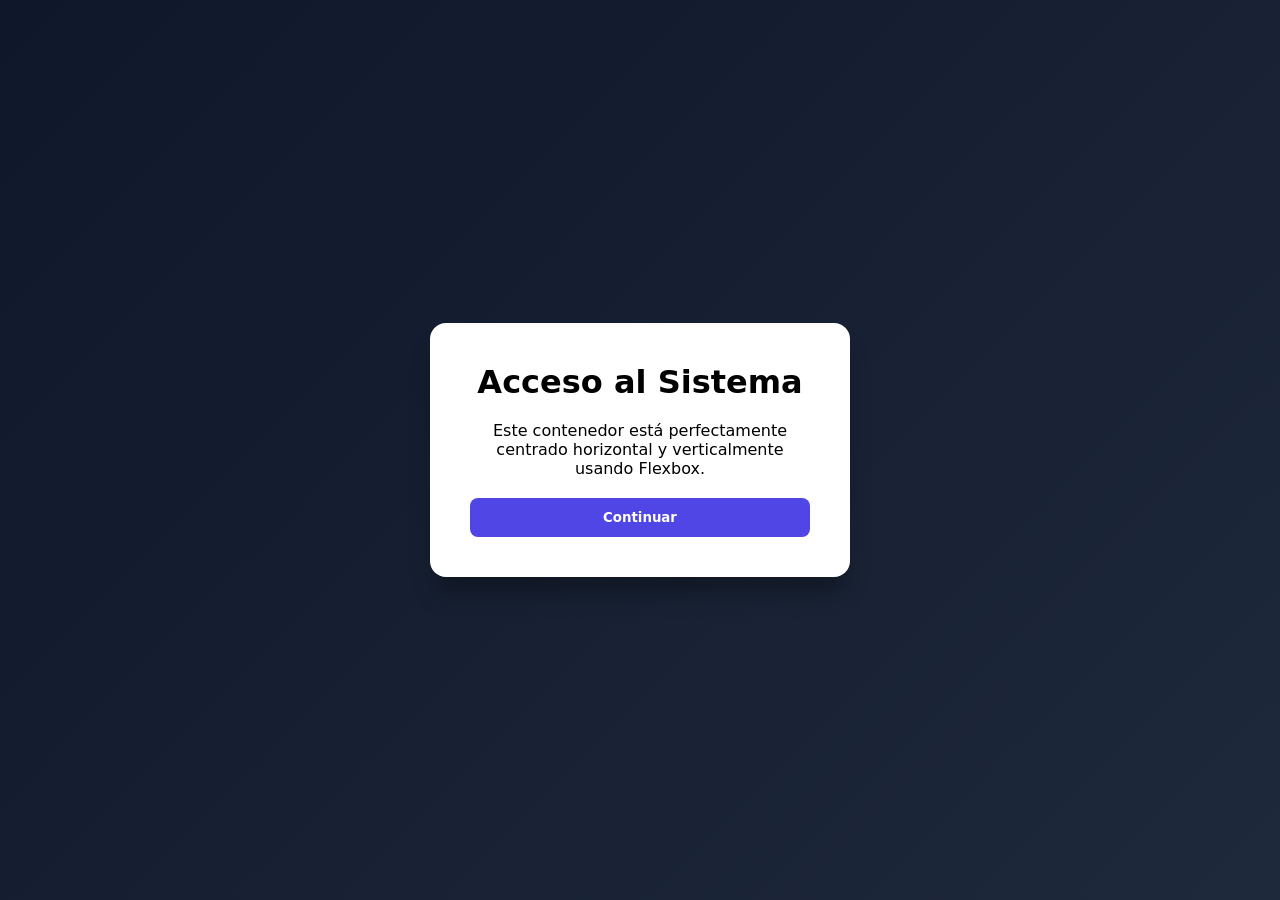
<file: Ejercicios_Flexbox/Ejercicio_3/index.html>
<!DOCTYPE html>
<html lang="es">
<head>
    <meta charset="UTF-8">
    <meta name="viewport" content="width=device-width, initial-scale=1.0">
    <title>Ejercicio 3 - Centrado Total Flexbox</title>
    <link rel="stylesheet" href="styles.css">
</head>
<body>
    <main class="center-container">
        <div class="card">
            <h1>Acceso al Sistema</h1>
            <p>Este contenedor está perfectamente centrado horizontal y verticalmente usando Flexbox.</p>
            <button>Continuar</button>
        </div>
    </main>
</body>
</html>
</file>
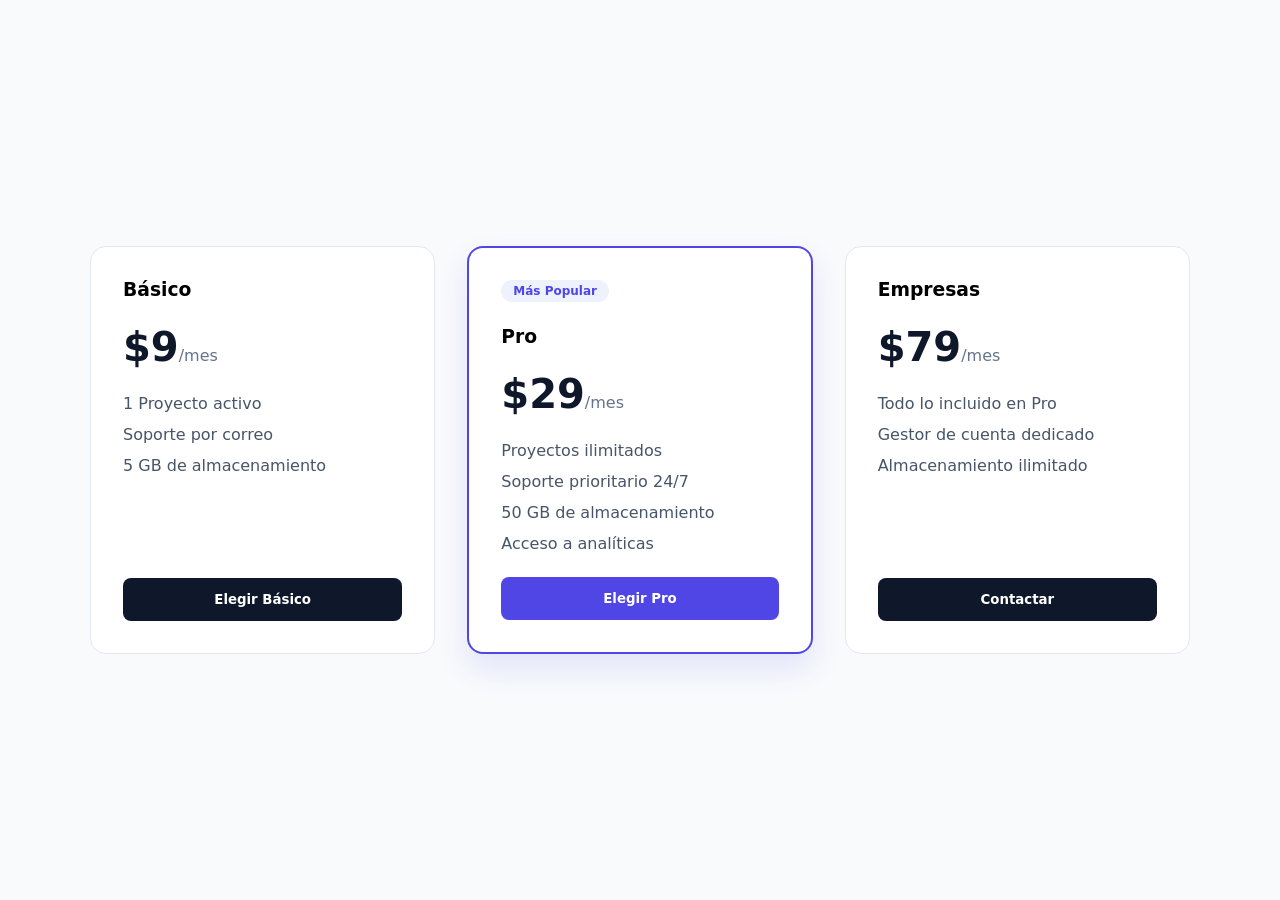
<file: Ejercicios_Flexbox/Ejercicio_5/index.html>
<!DOCTYPE html>
<html lang="es">
<head>
    <meta charset="UTF-8">
    <meta name="viewport" content="width=device-width, initial-scale=1.0">
    <title>Ejercicio 5 - Tarjetas de Precios Flexbox</title>
    <link rel="stylesheet" href="styles.css">
</head>
<body>
    <section class="pricing-section">
        <div class="plan-card">
            <h3>Básico</h3>
            <p class="price">$9<span>/mes</span></p>
            <ul>
                <li>1 Proyecto activo</li>
                <li>Soporte por correo</li>
                <li>5 GB de almacenamiento</li>
            </ul>
            <button>Elegir Básico</button>
        </div>

        <div class="plan-card featured">
            <span class="badge">Más Popular</span>
            <h3>Pro</h3>
            <p class="price">$29<span>/mes</span></p>
            <ul>
                <li>Proyectos ilimitados</li>
                <li>Soporte prioritario 24/7</li>
                <li>50 GB de almacenamiento</li>
                <li>Acceso a analíticas</li>
            </ul>
            <button>Elegir Pro</button>
        </div>

        <div class="plan-card">
            <h3>Empresas</h3>
            <p class="price">$79<span>/mes</span></p>
            <ul>
                <li>Todo lo incluido en Pro</li>
                <li>Gestor de cuenta dedicado</li>
                <li>Almacenamiento ilimitado</li>
            </ul>
            <button>Contactar</button>
        </div>
    </section>
</body>
</html>
</file>
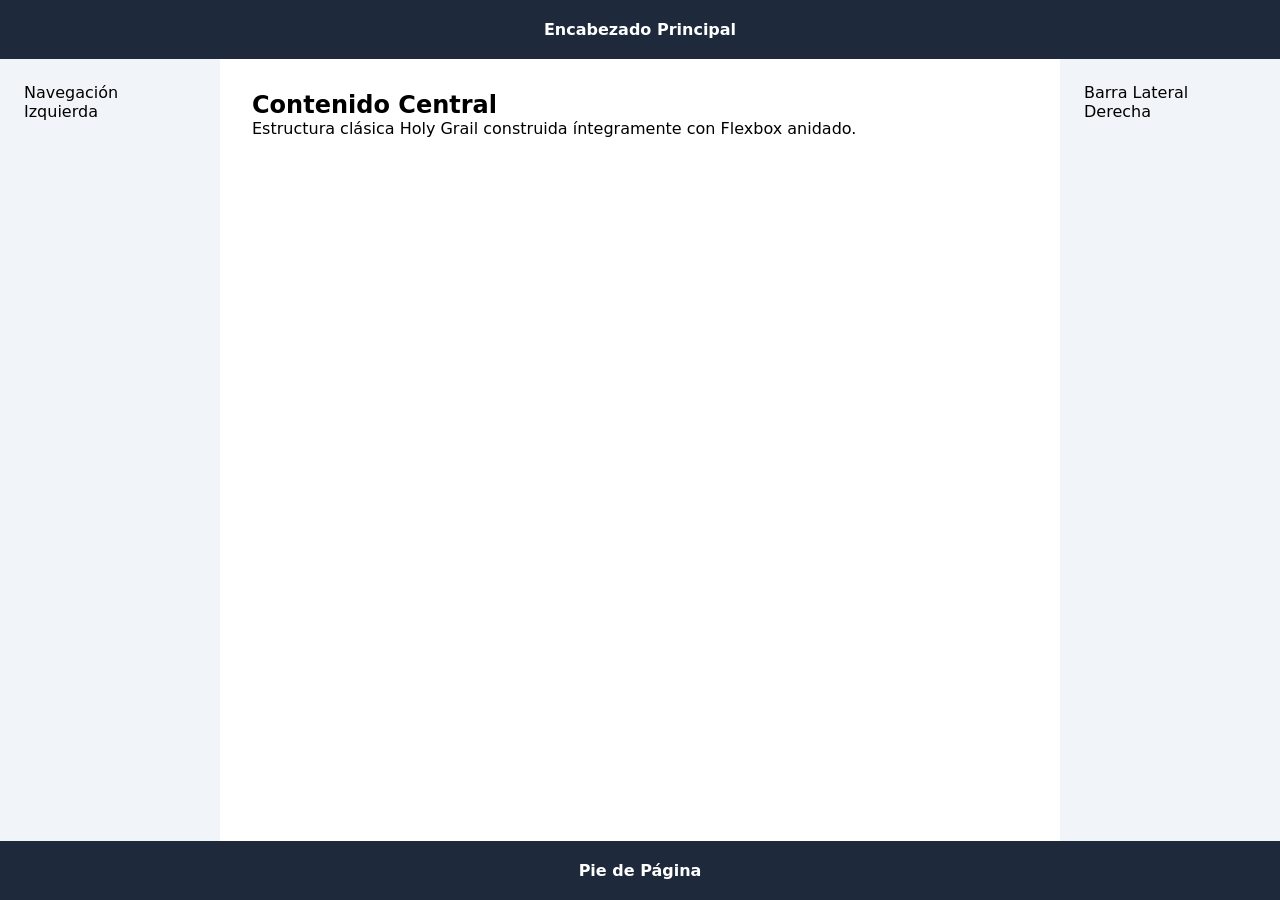
<file: Ejercicios_Flexbox/Ejercicio_6/index.html>
<!DOCTYPE html>
<html lang="es">
<head>
    <meta charset="UTF-8">
    <meta name="viewport" content="width=device-width, initial-scale=1.0">
    <title>Ejercicio 6 - Holy Grail Layout Flexbox</title>
    <link rel="stylesheet" href="styles.css">
</head>
<body>
    <header class="header">Encabezado Principal</header>
    <div class="main-body">
        <nav class="left-nav">Navegación Izquierda</nav>
        <main class="content">
            <h2>Contenido Central</h2>
            <p>Estructura clásica Holy Grail construida íntegramente con Flexbox anidado.</p>
        </main>
        <aside class="right-aside">Barra Lateral Derecha</aside>
    </div>
    <footer class="footer">Pie de Página</footer>
</body>
</html>
</file>
<file: Ejercicios_Flexbox/Ejercicio_3/styles.css>
* {
    margin: 0;
    padding: 0;
    box-sizing: border-box;
    font-family: system-ui, -apple-system, sans-serif;
}

.center-container {
    display: flex;
    justify-content: center;
    align-items: center;
    min-height: 100vh;
    background: linear-gradient(135deg, #0f172a, #1e293b);
    padding: 1rem;
}

.card {
    background: #ffffff;
    padding: 2.5rem;
    border-radius: 16px;
    max-width: 420px;
    text-align: center;
    box-shadow: 0 20px 25px -5px rgba(0, 0, 0, 0.3);
    display: flex;
    flex-direction: column;
    gap: 1.25rem;
}

.card button {
    padding: 0.75rem 1.5rem;
    border: none;
    border-radius: 8px;
    background-color: #4f46e5;
    color: white;
    font-weight: 600;
    cursor: pointer;
}
</file>
<file: Ejercicios_Flexbox/Ejercicio_5/styles.css>
* {
    margin: 0;
    padding: 0;
    box-sizing: border-box;
    font-family: system-ui, -apple-system, sans-serif;
}

body {
    background-color: #f8fafc;
    display: flex;
    justify-content: center;
    align-items: center;
    min-height: 100vh;
    padding: 2rem;
}

.pricing-section {
    display: flex;
    flex-wrap: wrap;
    justify-content: center;
    align-items: stretch;
    gap: 2rem;
    max-width: 1100px;
    width: 100%;
}

.plan-card {
    background: #ffffff;
    border: 1px solid #e2e8f0;
    border-radius: 16px;
    padding: 2rem;
    flex: 1 1 300px;
    display: flex;
    flex-direction: column;
    justify-content: space-between;
    gap: 1.5rem;
}

.plan-card.featured {
    border: 2px solid #4f46e5;
    box-shadow: 0 15px 30px rgba(79, 70, 229, 0.12);
}

.badge {
    align-self: flex-start;
    background: #eef2ff;
    color: #4f46e5;
    font-size: 0.75rem;
    font-weight: 700;
    padding: 0.25rem 0.75rem;
    border-radius: 999px;
}

.price {
    font-size: 2.5rem;
    font-weight: 800;
    color: #0f172a;
}

.price span {
    font-size: 1rem;
    font-weight: 400;
    color: #64748b;
}

.plan-card ul {
    list-style: none;
    display: flex;
    flex-direction: column;
    gap: 0.75rem;
    color: #475569;
    margin-bottom: auto;
}

.plan-card button {
    width: 100%;
    padding: 0.85rem;
    border: none;
    border-radius: 8px;
    background-color: #0f172a;
    color: white;
    font-weight: 600;
    cursor: pointer;
}

.plan-card.featured button {
    background-color: #4f46e5;
}
</file>
<file: Ejercicios_Flexbox/Ejercicio_6/styles.css>
* {
    margin: 0;
    padding: 0;
    box-sizing: border-box;
    font-family: system-ui, -apple-system, sans-serif;
}

body {
    display: flex;
    flex-direction: column;
    min-height: 100vh;
}

.header, .footer {
    background-color: #1e293b;
    color: white;
    padding: 1.25rem 2rem;
    text-align: center;
    font-weight: 600;
}

.main-body {
    display: flex;
    flex: 1;
}

.left-nav, .right-aside {
    flex: 0 0 220px;
    background-color: #f1f5f9;
    padding: 1.5rem;
}

.content {
    flex: 1;
    padding: 2rem;
    background-color: #ffffff;
}

@media (max-width: 768px) {
    .main-body {
        flex-direction: column;
    }
    .left-nav, .right-aside {
        flex: auto;
    }
}
</file>
